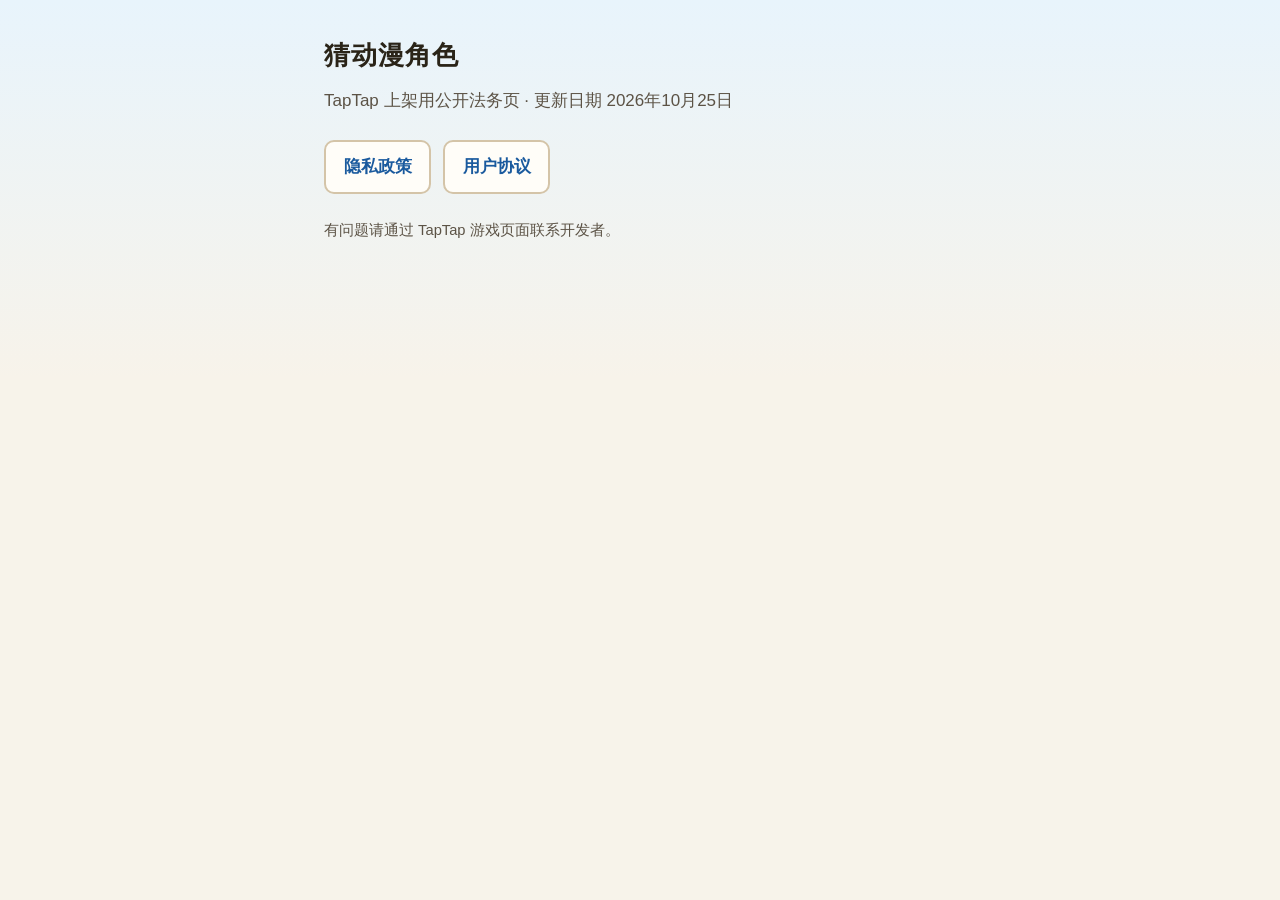
<file: docs/index.html>
<!DOCTYPE html>
<html lang="zh-CN">
<head>
  <meta charset="utf-8" />
  <meta name="viewport" content="width=device-width, initial-scale=1" />
  <title>猜动漫角色 — 法务文档</title>
  <link rel="stylesheet" href="style.css" />
</head>
<body>
  <main class="wrap">
    <h1>猜动漫角色</h1>
    <p class="muted">TapTap 上架用公开法务页 · 更新日期 2026年10月25日</p>
    <nav class="links">
      <a href="privacy.html">隐私政策</a>
      <a href="agreement.html">用户协议</a>
    </nav>
    <p class="muted small">有问题请通过 TapTap 游戏页面联系开发者。</p>
  </main>
</body>
</html>
</file>
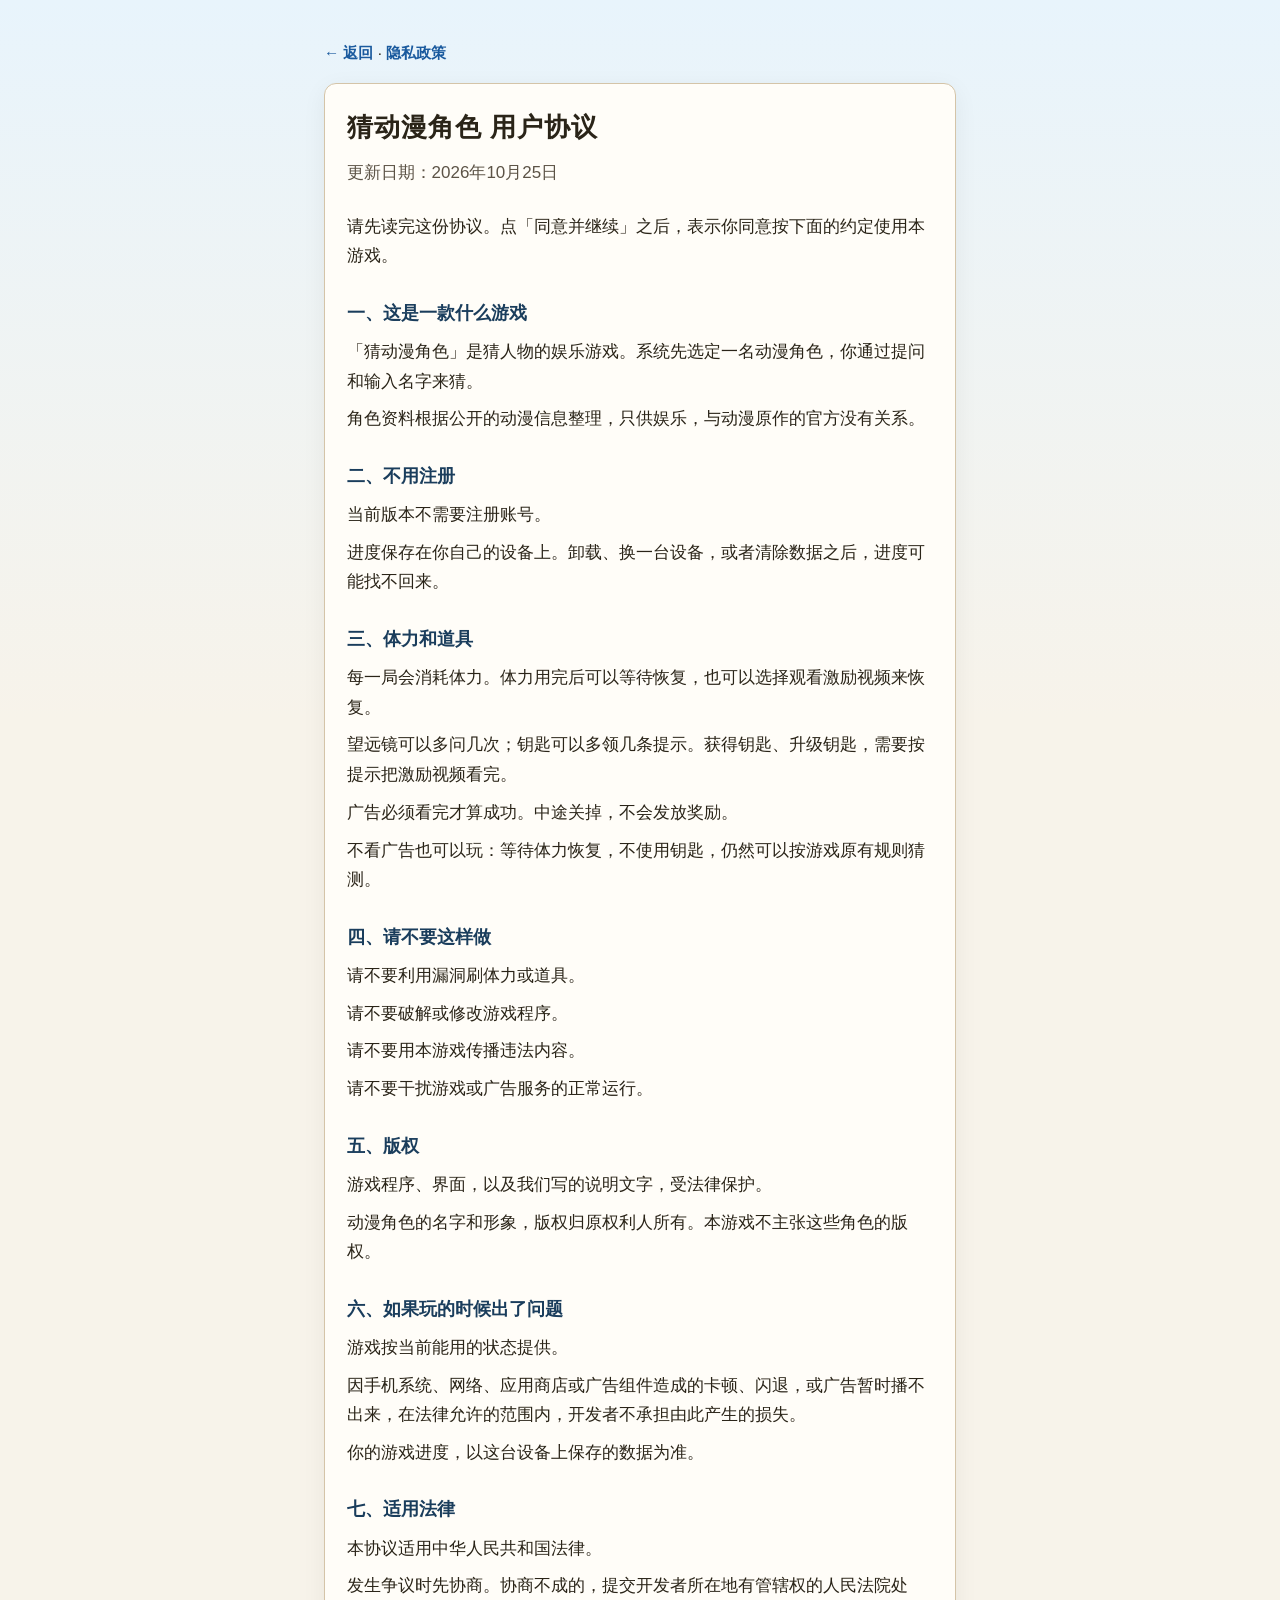
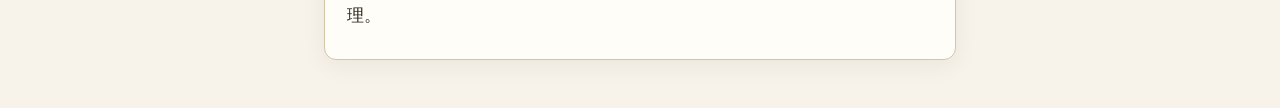
<file: docs/agreement.html>
<!DOCTYPE html>
<html lang="zh-CN">
<head>
  <meta charset="utf-8" />
  <meta name="viewport" content="width=device-width, initial-scale=1" />
  <title>猜动漫角色 — 用户协议</title>
  <link rel="stylesheet" href="style.css" />
</head>
<body>
  <main class="wrap">
    <p class="top"><a href="index.html">← 返回</a> · <a href="privacy.html">隐私政策</a></p>
    <article class="card">
      <h1>猜动漫角色 用户协议</h1>
      <p class="meta">更新日期：2026年10月25日</p>
      <p>请先读完这份协议。点「同意并继续」之后，表示你同意按下面的约定使用本游戏。</p>

      <h2>一、这是一款什么游戏</h2>
      <p>「猜动漫角色」是猜人物的娱乐游戏。系统先选定一名动漫角色，你通过提问和输入名字来猜。</p>
      <p>角色资料根据公开的动漫信息整理，只供娱乐，与动漫原作的官方没有关系。</p>

      <h2>二、不用注册</h2>
      <p>当前版本不需要注册账号。</p>
      <p>进度保存在你自己的设备上。卸载、换一台设备，或者清除数据之后，进度可能找不回来。</p>

      <h2>三、体力和道具</h2>
      <p>每一局会消耗体力。体力用完后可以等待恢复，也可以选择观看激励视频来恢复。</p>
      <p>望远镜可以多问几次；钥匙可以多领几条提示。获得钥匙、升级钥匙，需要按提示把激励视频看完。</p>
      <p>广告必须看完才算成功。中途关掉，不会发放奖励。</p>
      <p>不看广告也可以玩：等待体力恢复，不使用钥匙，仍然可以按游戏原有规则猜测。</p>

      <h2>四、请不要这样做</h2>
      <p>请不要利用漏洞刷体力或道具。</p>
      <p>请不要破解或修改游戏程序。</p>
      <p>请不要用本游戏传播违法内容。</p>
      <p>请不要干扰游戏或广告服务的正常运行。</p>

      <h2>五、版权</h2>
      <p>游戏程序、界面，以及我们写的说明文字，受法律保护。</p>
      <p>动漫角色的名字和形象，版权归原权利人所有。本游戏不主张这些角色的版权。</p>

      <h2>六、如果玩的时候出了问题</h2>
      <p>游戏按当前能用的状态提供。</p>
      <p>因手机系统、网络、应用商店或广告组件造成的卡顿、闪退，或广告暂时播不出来，在法律允许的范围内，开发者不承担由此产生的损失。</p>
      <p>你的游戏进度，以这台设备上保存的数据为准。</p>

      <h2>七、适用法律</h2>
      <p>本协议适用中华人民共和国法律。</p>
      <p>发生争议时先协商。协商不成的，提交开发者所在地有管辖权的人民法院处理。</p>
    </article>
  </main>
</body>
</html>
</file>
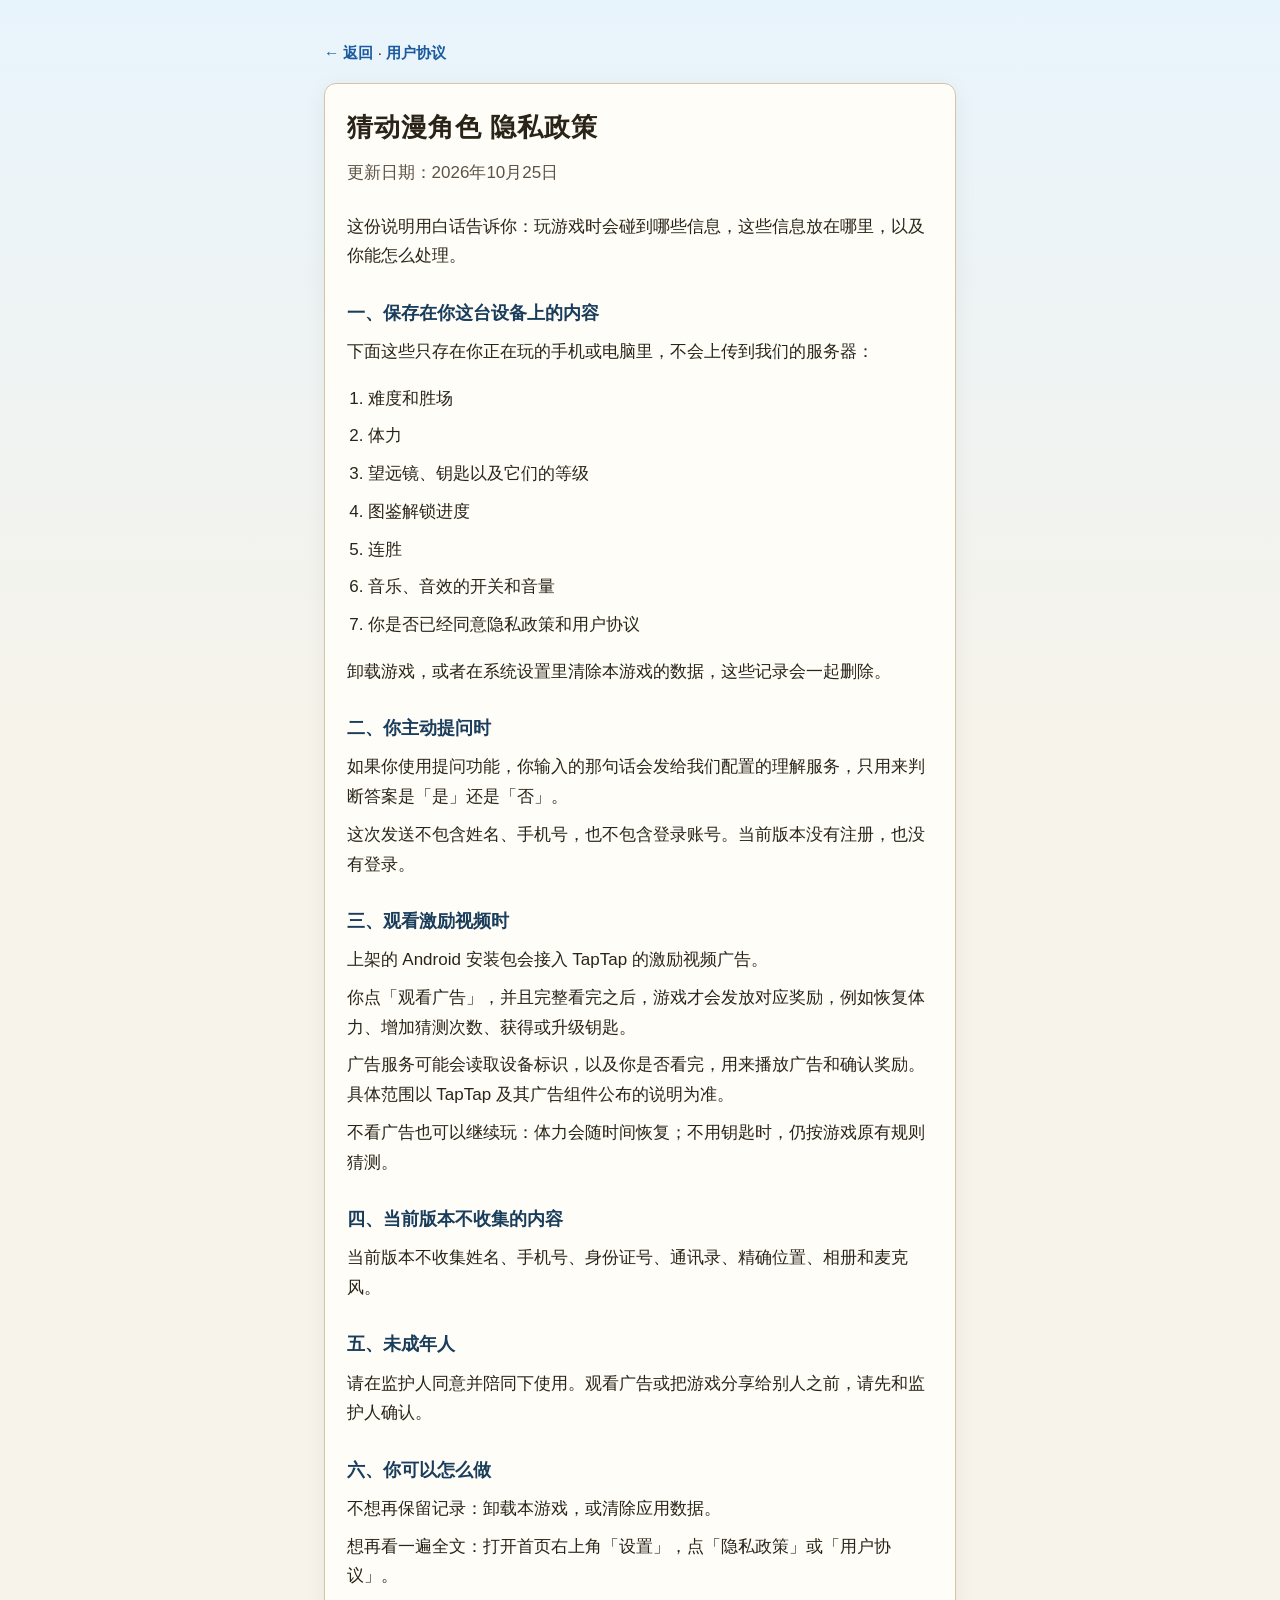
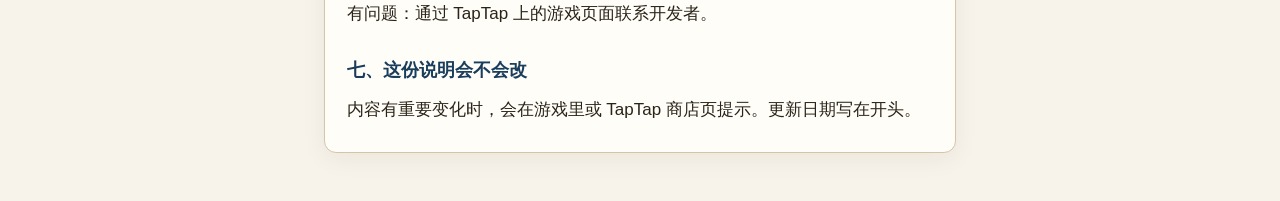
<file: docs/privacy.html>
<!DOCTYPE html>
<html lang="zh-CN">
<head>
  <meta charset="utf-8" />
  <meta name="viewport" content="width=device-width, initial-scale=1" />
  <title>猜动漫角色 — 隐私政策</title>
  <link rel="stylesheet" href="style.css" />
</head>
<body>
  <main class="wrap">
    <p class="top"><a href="index.html">← 返回</a> · <a href="agreement.html">用户协议</a></p>
    <article class="card">
      <h1>猜动漫角色 隐私政策</h1>
      <p class="meta">更新日期：2026年10月25日</p>
      <p>这份说明用白话告诉你：玩游戏时会碰到哪些信息，这些信息放在哪里，以及你能怎么处理。</p>

      <h2>一、保存在你这台设备上的内容</h2>
      <p>下面这些只存在你正在玩的手机或电脑里，不会上传到我们的服务器：</p>
      <ol>
        <li>难度和胜场</li>
        <li>体力</li>
        <li>望远镜、钥匙以及它们的等级</li>
        <li>图鉴解锁进度</li>
        <li>连胜</li>
        <li>音乐、音效的开关和音量</li>
        <li>你是否已经同意隐私政策和用户协议</li>
      </ol>
      <p>卸载游戏，或者在系统设置里清除本游戏的数据，这些记录会一起删除。</p>

      <h2>二、你主动提问时</h2>
      <p>如果你使用提问功能，你输入的那句话会发给我们配置的理解服务，只用来判断答案是「是」还是「否」。</p>
      <p>这次发送不包含姓名、手机号，也不包含登录账号。当前版本没有注册，也没有登录。</p>

      <h2>三、观看激励视频时</h2>
      <p>上架的 Android 安装包会接入 TapTap 的激励视频广告。</p>
      <p>你点「观看广告」，并且完整看完之后，游戏才会发放对应奖励，例如恢复体力、增加猜测次数、获得或升级钥匙。</p>
      <p>广告服务可能会读取设备标识，以及你是否看完，用来播放广告和确认奖励。具体范围以 TapTap 及其广告组件公布的说明为准。</p>
      <p>不看广告也可以继续玩：体力会随时间恢复；不用钥匙时，仍按游戏原有规则猜测。</p>

      <h2>四、当前版本不收集的内容</h2>
      <p>当前版本不收集姓名、手机号、身份证号、通讯录、精确位置、相册和麦克风。</p>

      <h2>五、未成年人</h2>
      <p>请在监护人同意并陪同下使用。观看广告或把游戏分享给别人之前，请先和监护人确认。</p>

      <h2>六、你可以怎么做</h2>
      <p>不想再保留记录：卸载本游戏，或清除应用数据。</p>
      <p>想再看一遍全文：打开首页右上角「设置」，点「隐私政策」或「用户协议」。</p>
      <p>有问题：通过 TapTap 上的游戏页面联系开发者。</p>

      <h2>七、这份说明会不会改</h2>
      <p>内容有重要变化时，会在游戏里或 TapTap 商店页提示。更新日期写在开头。</p>
    </article>
  </main>
</body>
</html>
</file>
<file: docs/style.css>
:root {
  color-scheme: light;
  --ink: #2a2418;
  --muted: #5c5346;
  --bg: #f7f3ea;
  --card: #fffdf8;
  --line: #d4c4a8;
  --link: #1a5a9e;
}
* { box-sizing: border-box; }
body {
  margin: 0;
  font-family: "PingFang SC", "Microsoft YaHei", "Noto Sans SC", sans-serif;
  font-size: 17px;
  line-height: 1.75;
  color: var(--ink);
  background: linear-gradient(180deg, #e8f4fc 0%, var(--bg) 42%);
  min-height: 100vh;
}
.wrap {
  max-width: 42rem;
  margin: 0 auto;
  padding: 2rem 1.25rem 3rem;
}
h1 {
  font-size: 1.65rem;
  margin: 0 0 0.35rem;
  letter-spacing: 0.04em;
}
h2 {
  font-size: 1.15rem;
  margin: 1.6rem 0 0.5rem;
  color: #1a3d5c;
}
.meta { color: var(--muted); margin-bottom: 1.5rem; }
p, li { margin: 0.5rem 0; }
ol { padding-left: 1.35rem; }
.card {
  background: var(--card);
  border: 1px solid var(--line);
  border-radius: 12px;
  padding: 1.25rem 1.35rem;
  box-shadow: 0 6px 24px rgba(40, 32, 20, 0.06);
}
.links {
  display: flex;
  flex-wrap: wrap;
  gap: 0.75rem;
  margin: 1.5rem 0;
}
.links a, .top a {
  color: var(--link);
  text-decoration: none;
  font-weight: 600;
}
.links a {
  padding: 0.65rem 1.1rem;
  border: 2px solid var(--line);
  border-radius: 10px;
  background: var(--card);
}
.muted { color: var(--muted); }
.small { font-size: 0.92rem; }
.top { margin-bottom: 1rem; font-size: 0.95rem; }
</file>
